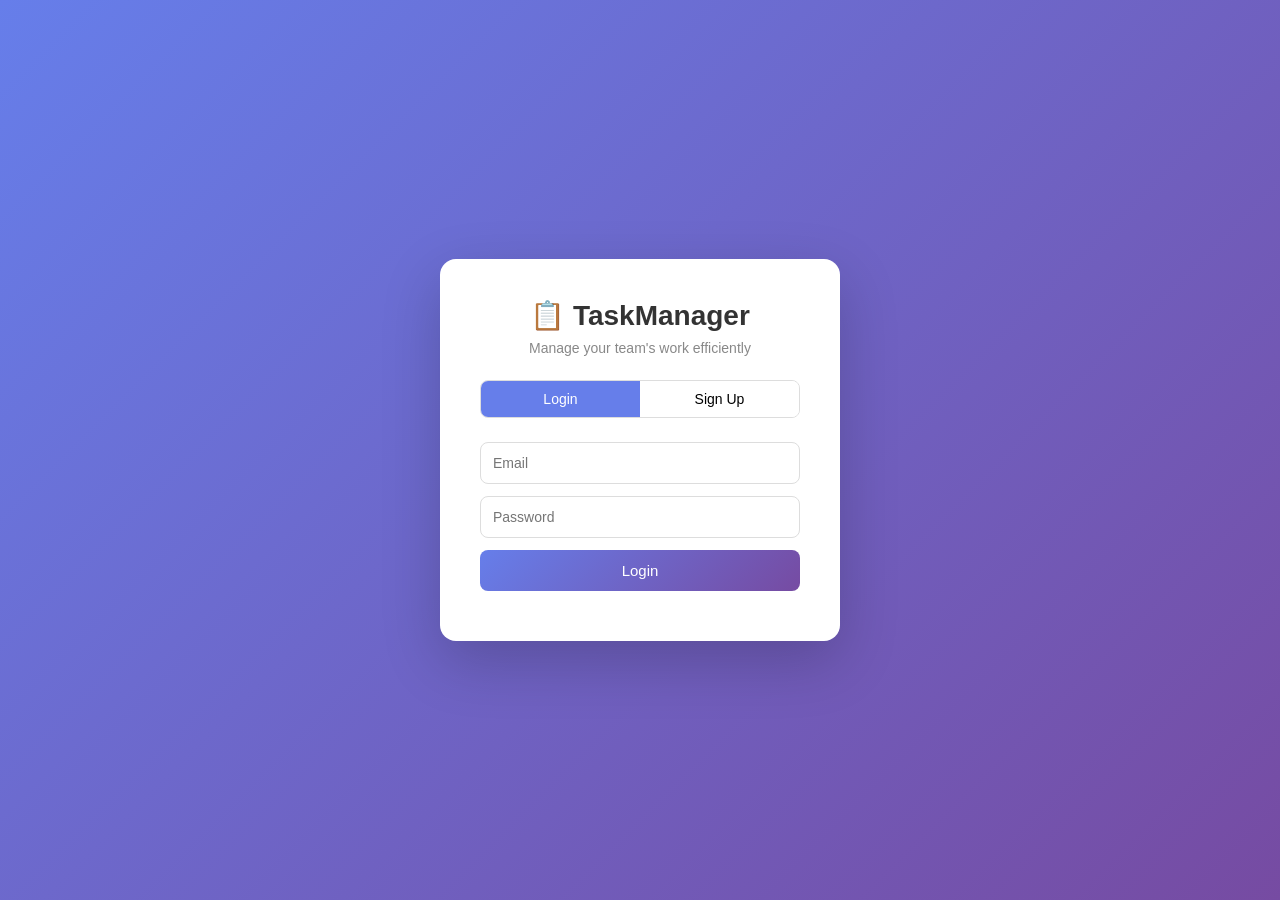
<file: src/main/resources/static/index.html>
<!DOCTYPE html>
<html lang="en">
<head>
    <meta charset="UTF-8">
    <meta name="viewport" content="width=device-width, initial-scale=1.0">
    <title>TaskManager - Login</title>
    <link rel="stylesheet" href="style.css">
</head>
<body>
    <div class="auth-container">
        <div class="auth-box">
            <h1>📋 TaskManager</h1>
            <p class="subtitle">Manage your team's work efficiently</p>

            <div class="tab-buttons">
                <button class="tab-btn active" onclick="showTab('login')">Login</button>
                <button class="tab-btn" onclick="showTab('signup')">Sign Up</button>
            </div>

            <!-- Login Form -->
            <div id="login-form">
                <input type="email" id="login-email" placeholder="Email" />
                <input type="password" id="login-password" placeholder="Password" />
                <button class="btn-primary" onclick="login()">Login</button>
            </div>

            <!-- Signup Form -->
            <div id="signup-form" style="display:none">
                <input type="text" id="signup-name" placeholder="Full Name" />
                <input type="email" id="signup-email" placeholder="Email" />
                <input type="password" id="signup-password" placeholder="Password" />
                <select id="signup-role">
                    <option value="MEMBER">Member</option>
                    <option value="ADMIN">Admin</option>
                </select>
                <button class="btn-primary" onclick="signup()">Sign Up</button>
            </div>

            <div id="auth-error" class="error-msg"></div>
        </div>
    </div>
    <script src="app.js"></script>
</body>
</html>
</file>
<file: src/main/resources/static/style.css>
* {
    margin: 0;
    padding: 0;
    box-sizing: border-box;
    font-family: 'Segoe UI', sans-serif;
}

body {
    background: #f0f2f5;
    color: #333;
}

/* AUTH PAGE */
.auth-container {
    min-height: 100vh;
    display: flex;
    align-items: center;
    justify-content: center;
    background: linear-gradient(135deg, #667eea 0%, #764ba2 100%);
}

.auth-box {
    background: white;
    padding: 40px;
    border-radius: 16px;
    width: 100%;
    max-width: 400px;
    box-shadow: 0 20px 60px rgba(0,0,0,0.2);
}

.auth-box h1 {
    text-align: center;
    font-size: 28px;
    margin-bottom: 8px;
    color: #333;
}

.subtitle {
    text-align: center;
    color: #888;
    margin-bottom: 24px;
    font-size: 14px;
}

.tab-buttons {
    display: flex;
    margin-bottom: 24px;
    border-radius: 8px;
    overflow: hidden;
    border: 1px solid #ddd;
}

.tab-btn {
    flex: 1;
    padding: 10px;
    border: none;
    background: white;
    cursor: pointer;
    font-size: 14px;
    transition: all 0.2s;
}

.tab-btn.active {
    background: #667eea;
    color: white;
}

input, select, textarea {
    width: 100%;
    padding: 12px;
    margin-bottom: 12px;
    border: 1px solid #ddd;
    border-radius: 8px;
    font-size: 14px;
    outline: none;
    transition: border 0.2s;
}

input:focus, select:focus, textarea:focus {
    border-color: #667eea;
}

textarea {
    height: 80px;
    resize: vertical;
}

.btn-primary {
    width: 100%;
    padding: 12px;
    background: linear-gradient(135deg, #667eea, #764ba2);
    color: white;
    border: none;
    border-radius: 8px;
    font-size: 15px;
    cursor: pointer;
    transition: opacity 0.2s;
}

.btn-primary:hover { opacity: 0.9; }

.btn-secondary {
    width: 100%;
    padding: 12px;
    background: #f0f2f5;
    color: #333;
    border: none;
    border-radius: 8px;
    font-size: 15px;
    cursor: pointer;
}

.error-msg {
    color: red;
    font-size: 13px;
    margin-top: 10px;
    text-align: center;
}

/* NAVBAR */
.navbar {
    background: linear-gradient(135deg, #667eea 0%, #764ba2 100%);
    color: white;
    padding: 16px 24px;
    display: flex;
    justify-content: space-between;
    align-items: center;
    box-shadow: 0 2px 10px rgba(0,0,0,0.1);
}

.navbar h1 { font-size: 22px; }

.nav-right {
    display: flex;
    align-items: center;
    gap: 12px;
}

.role-badge {
    background: rgba(255,255,255,0.2);
    padding: 4px 10px;
    border-radius: 20px;
    font-size: 12px;
}

.btn-logout {
    padding: 8px 16px;
    background: rgba(255,255,255,0.2);
    color: white;
    border: 1px solid rgba(255,255,255,0.4);
    border-radius: 8px;
    cursor: pointer;
}

/* LAYOUT */
.main-container {
    display: flex;
    min-height: calc(100vh - 60px);
}

.sidebar {
    width: 200px;
    background: white;
    padding: 20px 12px;
    display: flex;
    flex-direction: column;
    gap: 8px;
    box-shadow: 2px 0 10px rgba(0,0,0,0.05);
}

.sidebar-btn {
    padding: 12px 16px;
    border: none;
    background: none;
    text-align: left;
    border-radius: 8px;
    cursor: pointer;
    font-size: 14px;
    transition: all 0.2s;
}

.sidebar-btn:hover, .sidebar-btn.active {
    background: #667eea;
    color: white;
}

.content {
    flex: 1;
    padding: 24px;
}

/* STATS */
.stats-grid {
    display: grid;
    grid-template-columns: repeat(auto-fit, minmax(150px, 1fr));
    gap: 16px;
    margin-top: 16px;
}

.stat-card {
    background: white;
    padding: 24px;
    border-radius: 12px;
    text-align: center;
    box-shadow: 0 2px 10px rgba(0,0,0,0.05);
    border-left: 4px solid #667eea;
}

.stat-card h3 {
    font-size: 36px;
    color: #667eea;
}

.stat-card.todo { border-left-color: #f39c12; }
.stat-card.todo h3 { color: #f39c12; }
.stat-card.progress { border-left-color: #3498db; }
.stat-card.progress h3 { color: #3498db; }
.stat-card.done { border-left-color: #2ecc71; }
.stat-card.done h3 { color: #2ecc71; }
.stat-card.overdue { border-left-color: #e74c3c; }
.stat-card.overdue h3 { color: #e74c3c; }

/* SECTION HEADER */
.section-header {
    display: flex;
    justify-content: space-between;
    align-items: center;
    margin-bottom: 20px;
}

.section-header .btn-primary {
    width: auto;
    padding: 10px 20px;
}

/* FORM CARD */
.form-card {
    background: white;
    padding: 24px;
    border-radius: 12px;
    margin-bottom: 20px;
    box-shadow: 0 2px 10px rgba(0,0,0,0.05);
}

.form-buttons {
    display: flex;
    gap: 10px;
}

.form-buttons .btn-primary,
.form-buttons .btn-secondary {
    width: auto;
    padding: 10px 20px;
}

/* PROJECT CARD */
.project-card {
    background: white;
    padding: 20px;
    border-radius: 12px;
    margin-bottom: 16px;
    box-shadow: 0 2px 10px rgba(0,0,0,0.05);
}

.project-card h3 { margin-bottom: 6px; }
.project-card p { color: #888; font-size: 14px; margin-bottom: 12px; }

.project-actions {
    display: flex;
    gap: 10px;
    flex-wrap: wrap;
}

.project-actions button {
    padding: 8px 14px;
    border: none;
    border-radius: 6px;
    cursor: pointer;
    font-size: 13px;
}

.btn-view { background: #667eea; color: white; }
.btn-delete { background: #e74c3c; color: white; }

/* TASK CARD */
.task-card {
    background: white;
    padding: 16px;
    border-radius: 10px;
    margin-bottom: 12px;
    box-shadow: 0 2px 8px rgba(0,0,0,0.05);
    border-left: 4px solid #667eea;
    display: flex;
    justify-content: space-between;
    align-items: center;
}

.task-card.HIGH { border-left-color: #e74c3c; }
.task-card.MEDIUM { border-left-color: #f39c12; }
.task-card.LOW { border-left-color: #2ecc71; }

.task-info h4 { margin-bottom: 4px; }
.task-info p { font-size: 13px; color: #888; }

.task-actions { display: flex; gap: 8px; }

.status-badge {
    padding: 4px 10px;
    border-radius: 20px;
    font-size: 12px;
    font-weight: bold;
}

.status-TODO { background: #ffeaa7; color: #d35400; }
.status-IN_PROGRESS { background: #74b9ff; color: #0000ff; }
.status-DONE { background: #55efc4; color: #00b894; }

select.status-select {
    padding: 6px;
    border-radius: 6px;
    font-size: 13px;
    width: auto;
    margin: 0;
}

/* MODAL */
.modal {
    position: fixed;
    top: 0; left: 0;
    width: 100%; height: 100%;
    background: rgba(0,0,0,0.5);
    display: flex;
    align-items: center;
    justify-content: center;
    z-index: 1000;
}

.modal-content {
    background: white;
    padding: 32px;
    border-radius: 16px;
    width: 100%;
    max-width: 480px;
    box-shadow: 0 20px 60px rgba(0,0,0,0.3);
}

.modal-content h3 { margin-bottom: 16px; }
</file>
